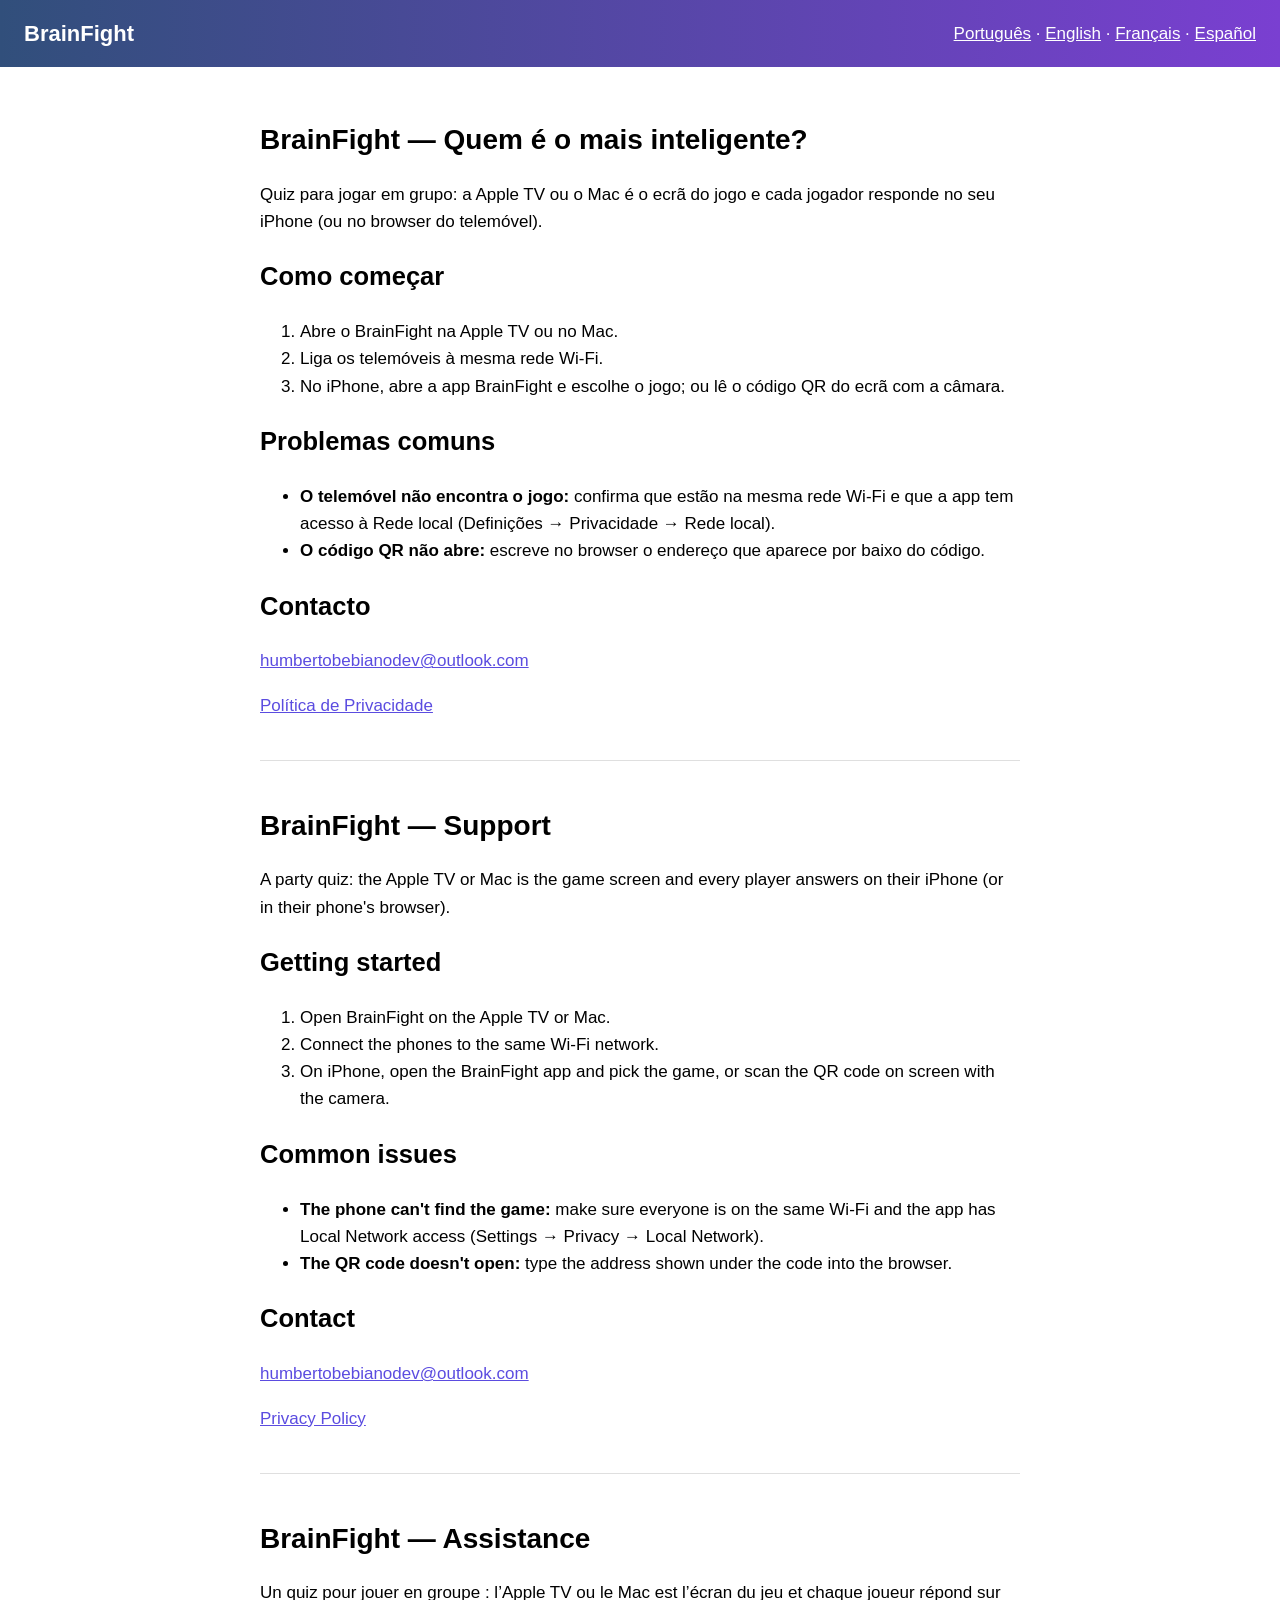
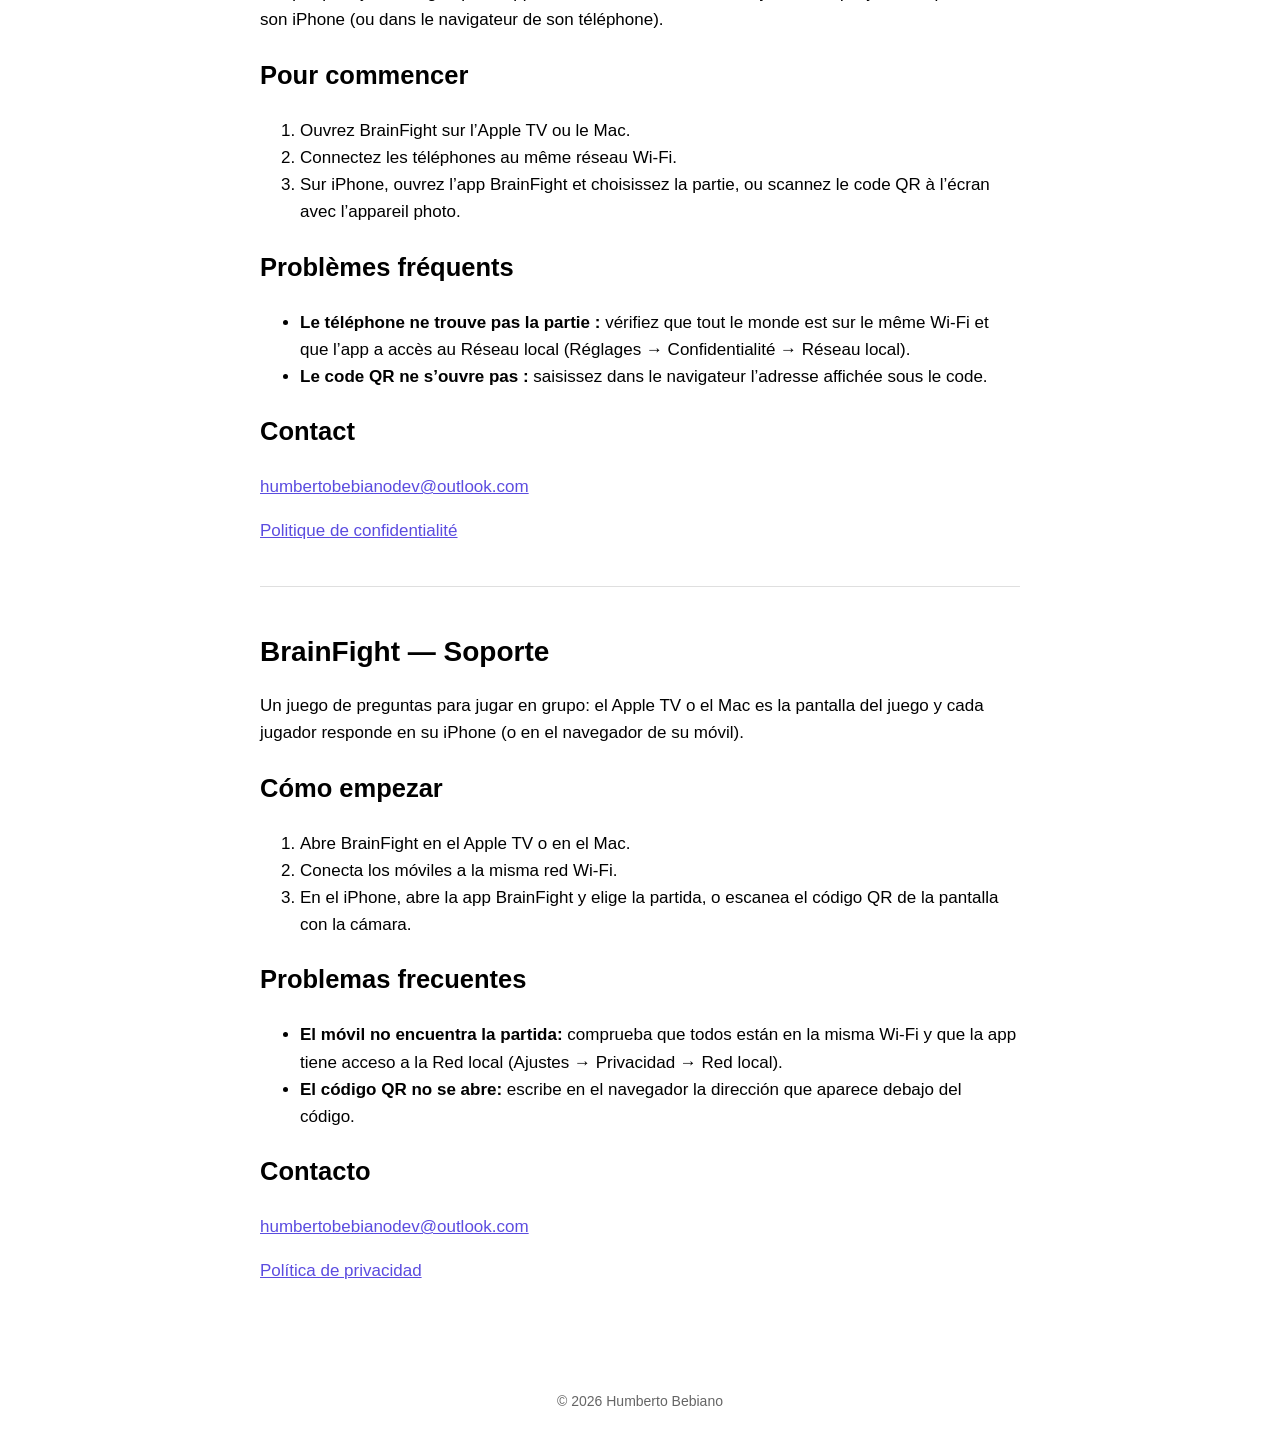
<file: index.html>
<!DOCTYPE html>
<html lang="pt">
<head>
<meta charset="utf-8">
<meta name="viewport" content="width=device-width, initial-scale=1">
<title>BrainFight — Suporte / Support</title>
<link rel="stylesheet" href="style.css">
</head>
<body>
<header>
  <span class="brand">BrainFight</span>
  <nav><a href="#pt">Português</a> · <a href="#en">English</a> · <a href="#fr">Français</a> · <a href="#es">Español</a></nav>
</header>
<main>

<section id="pt" lang="pt">
<h1>BrainFight — Quem é o mais inteligente?</h1>
<p>Quiz para jogar em grupo: a Apple TV ou o Mac é o ecrã do jogo e cada jogador responde no seu iPhone (ou no browser do telemóvel).</p>
<h2>Como começar</h2>
<ol>
  <li>Abre o BrainFight na Apple TV ou no Mac.</li>
  <li>Liga os telemóveis à mesma rede Wi-Fi.</li>
  <li>No iPhone, abre a app BrainFight e escolhe o jogo; ou lê o código QR do ecrã com a câmara.</li>
</ol>
<h2>Problemas comuns</h2>
<ul>
  <li><strong>O telemóvel não encontra o jogo:</strong> confirma que estão na mesma rede Wi-Fi e que a app tem acesso à Rede local (Definições → Privacidade → Rede local).</li>
  <li><strong>O código QR não abre:</strong> escreve no browser o endereço que aparece por baixo do código.</li>
</ul>
<h2>Contacto</h2>
<p><a href="mailto:humbertobebianodev@outlook.com">humbertobebianodev@outlook.com</a></p>
<p><a href="privacy.html#pt">Política de Privacidade</a></p>
</section>

<section id="en" lang="en">
<h1>BrainFight — Support</h1>
<p>A party quiz: the Apple TV or Mac is the game screen and every player answers on their iPhone (or in their phone's browser).</p>
<h2>Getting started</h2>
<ol>
  <li>Open BrainFight on the Apple TV or Mac.</li>
  <li>Connect the phones to the same Wi-Fi network.</li>
  <li>On iPhone, open the BrainFight app and pick the game, or scan the QR code on screen with the camera.</li>
</ol>
<h2>Common issues</h2>
<ul>
  <li><strong>The phone can't find the game:</strong> make sure everyone is on the same Wi-Fi and the app has Local Network access (Settings → Privacy → Local Network).</li>
  <li><strong>The QR code doesn't open:</strong> type the address shown under the code into the browser.</li>
</ul>
<h2>Contact</h2>
<p><a href="mailto:humbertobebianodev@outlook.com">humbertobebianodev@outlook.com</a></p>
<p><a href="privacy.html#en">Privacy Policy</a></p>
</section>

<section id="fr" lang="fr">
<h1>BrainFight — Assistance</h1>
<p>Un quiz pour jouer en groupe : l’Apple TV ou le Mac est l’écran du jeu et chaque joueur répond sur son iPhone (ou dans le navigateur de son téléphone).</p>
<h2>Pour commencer</h2>
<ol>
  <li>Ouvrez BrainFight sur l’Apple TV ou le Mac.</li>
  <li>Connectez les téléphones au même réseau Wi-Fi.</li>
  <li>Sur iPhone, ouvrez l’app BrainFight et choisissez la partie, ou scannez le code QR à l’écran avec l’appareil photo.</li>
</ol>
<h2>Problèmes fréquents</h2>
<ul>
  <li><strong>Le téléphone ne trouve pas la partie :</strong> vérifiez que tout le monde est sur le même Wi-Fi et que l’app a accès au Réseau local (Réglages → Confidentialité → Réseau local).</li>
  <li><strong>Le code QR ne s’ouvre pas :</strong> saisissez dans le navigateur l’adresse affichée sous le code.</li>
</ul>
<h2>Contact</h2>
<p><a href="mailto:humbertobebianodev@outlook.com">humbertobebianodev@outlook.com</a></p>
<p><a href="privacy.html#fr">Politique de confidentialité</a></p>
</section>

<section id="es" lang="es">
<h1>BrainFight — Soporte</h1>
<p>Un juego de preguntas para jugar en grupo: el Apple TV o el Mac es la pantalla del juego y cada jugador responde en su iPhone (o en el navegador de su móvil).</p>
<h2>Cómo empezar</h2>
<ol>
  <li>Abre BrainFight en el Apple TV o en el Mac.</li>
  <li>Conecta los móviles a la misma red Wi-Fi.</li>
  <li>En el iPhone, abre la app BrainFight y elige la partida, o escanea el código QR de la pantalla con la cámara.</li>
</ol>
<h2>Problemas frecuentes</h2>
<ul>
  <li><strong>El móvil no encuentra la partida:</strong> comprueba que todos están en la misma Wi-Fi y que la app tiene acceso a la Red local (Ajustes → Privacidad → Red local).</li>
  <li><strong>El código QR no se abre:</strong> escribe en el navegador la dirección que aparece debajo del código.</li>
</ul>
<h2>Contacto</h2>
<p><a href="mailto:humbertobebianodev@outlook.com">humbertobebianodev@outlook.com</a></p>
<p><a href="privacy.html#es">Política de privacidad</a></p>
</section>

</main>
<footer>© 2026 Humberto Bebiano</footer>
</body>
</html>
</file>
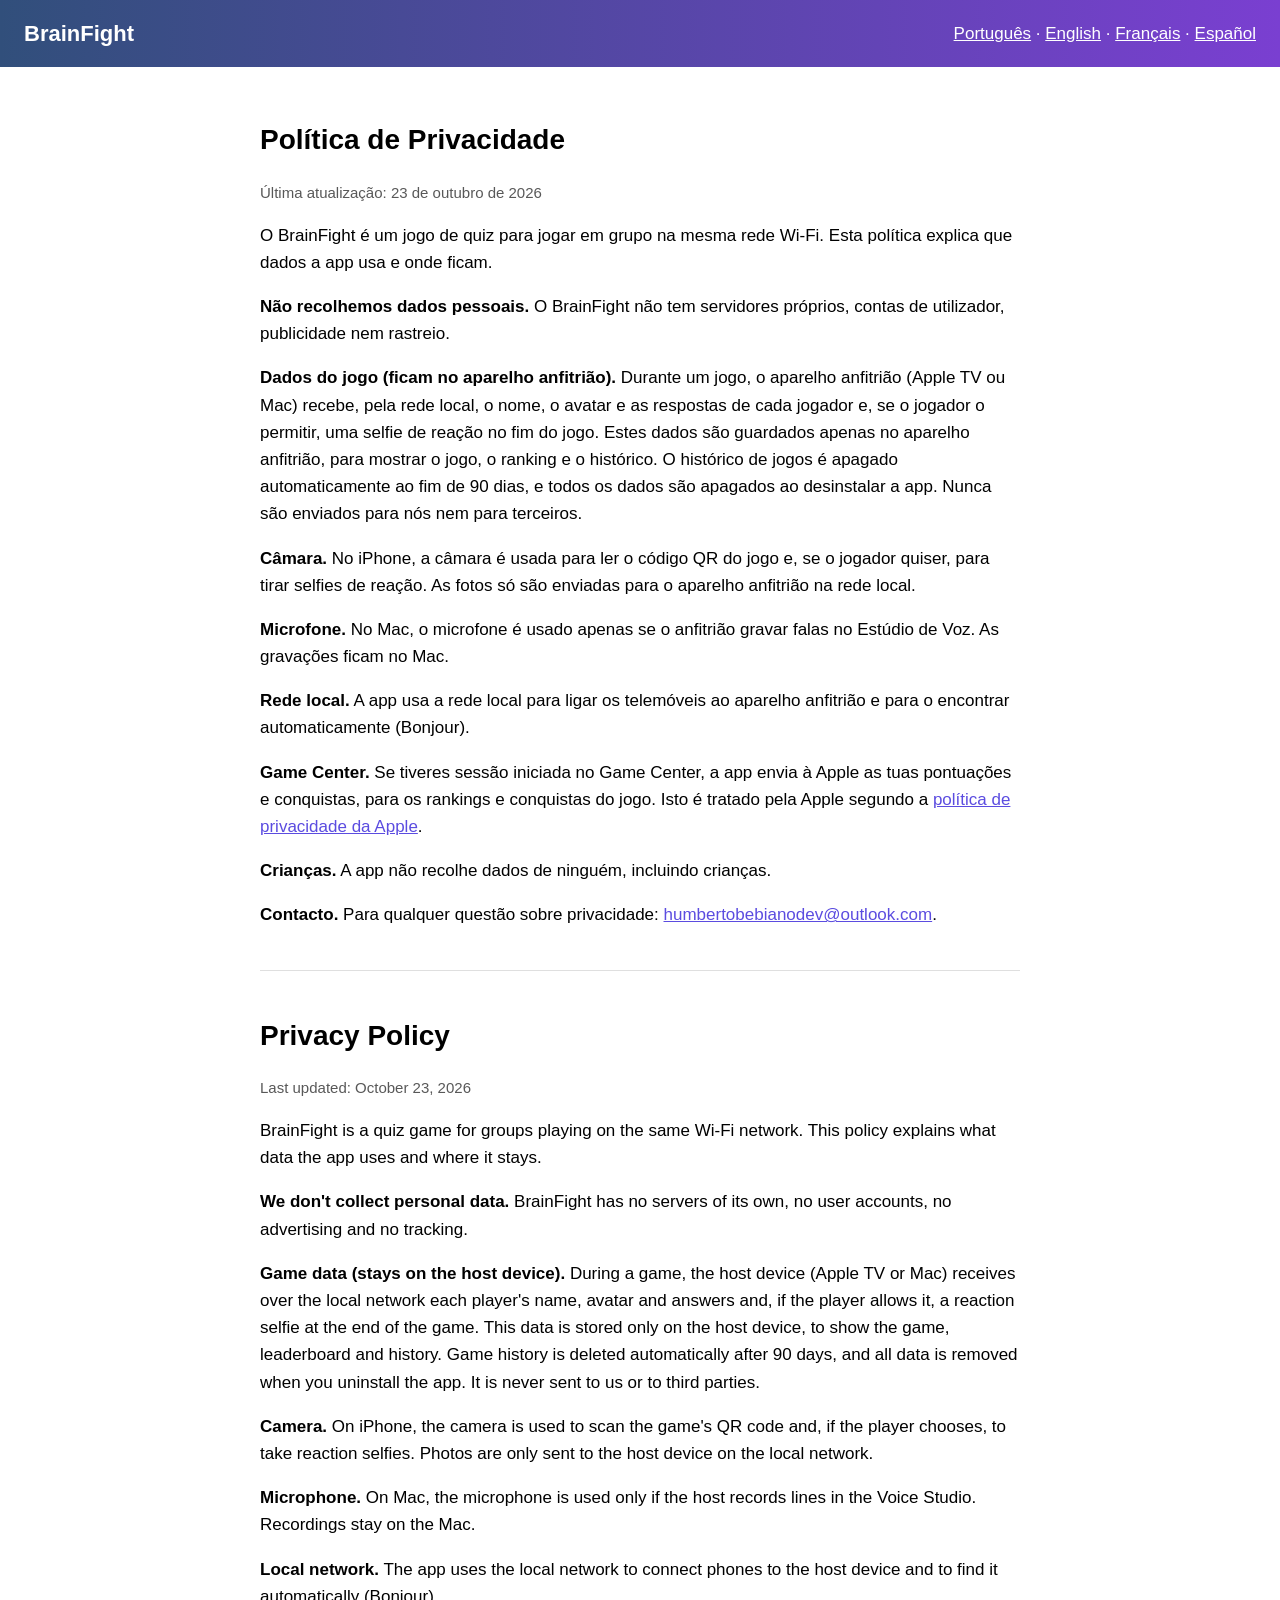
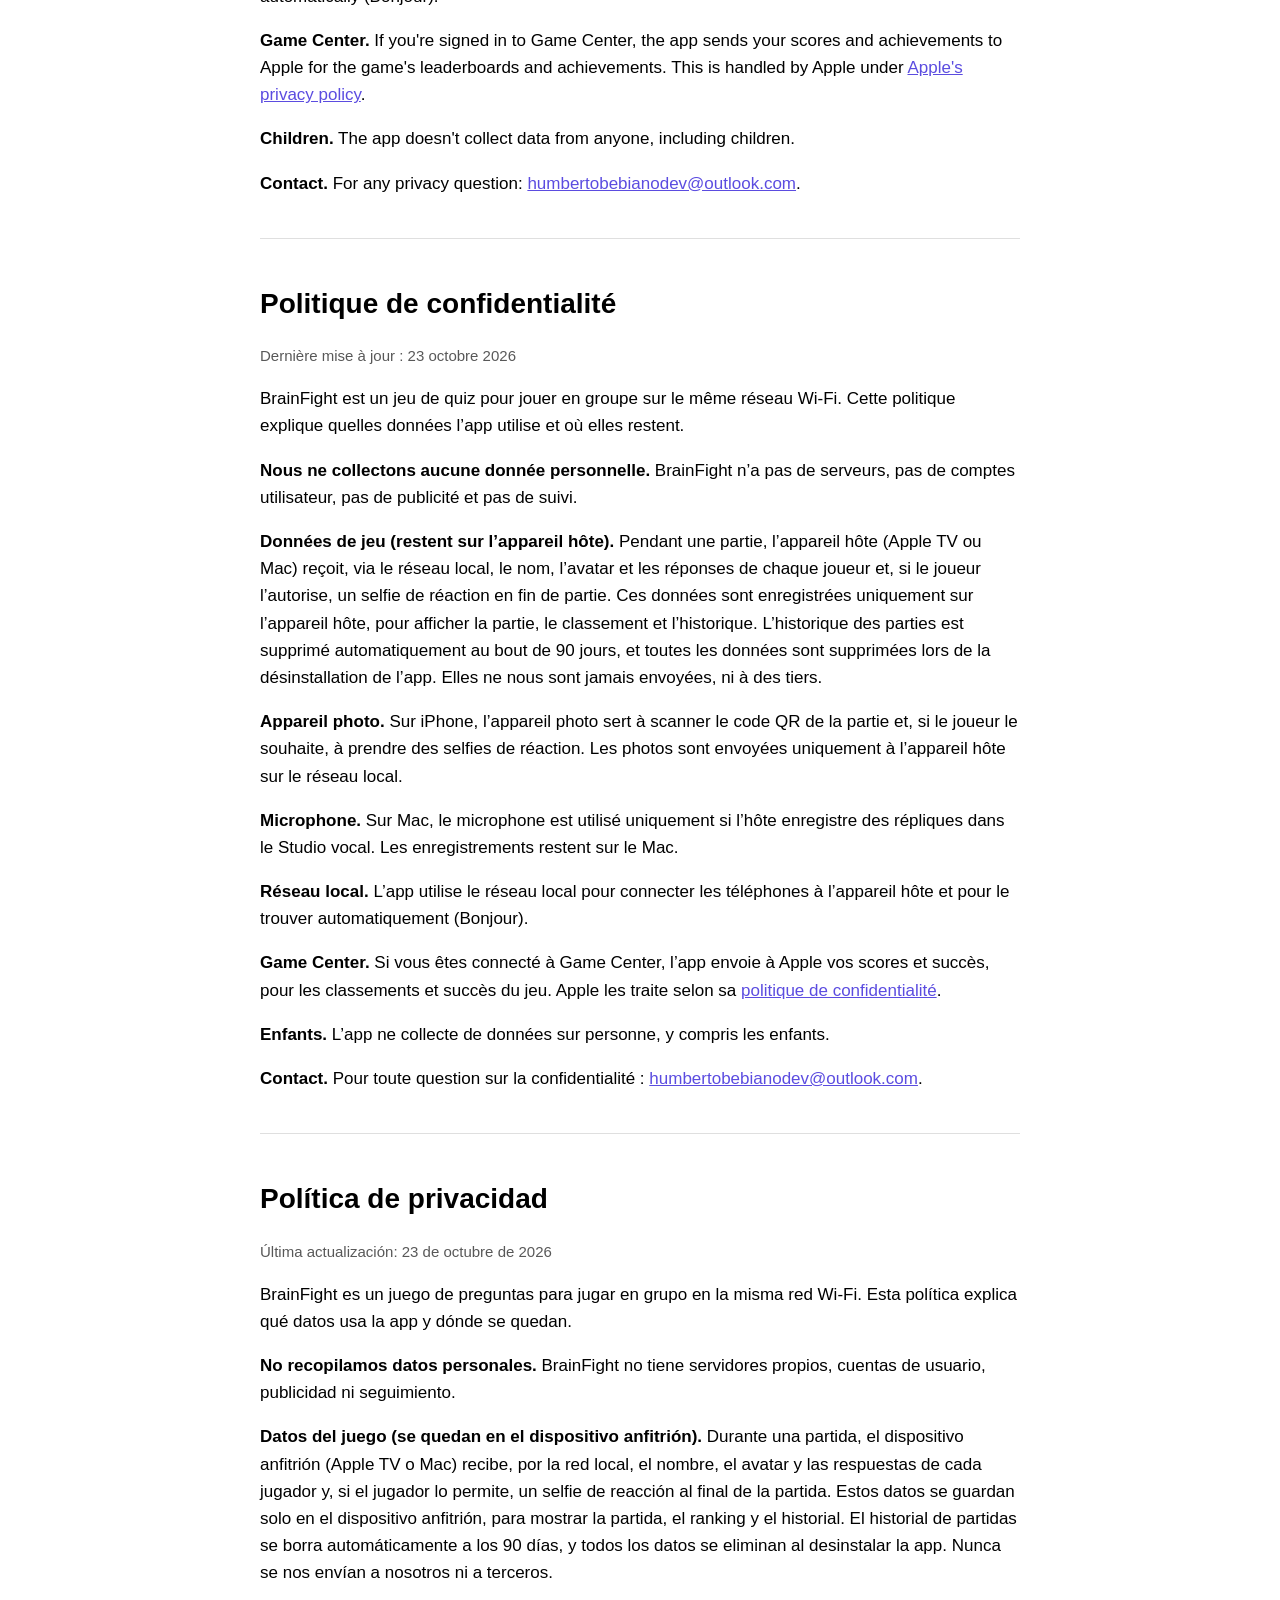
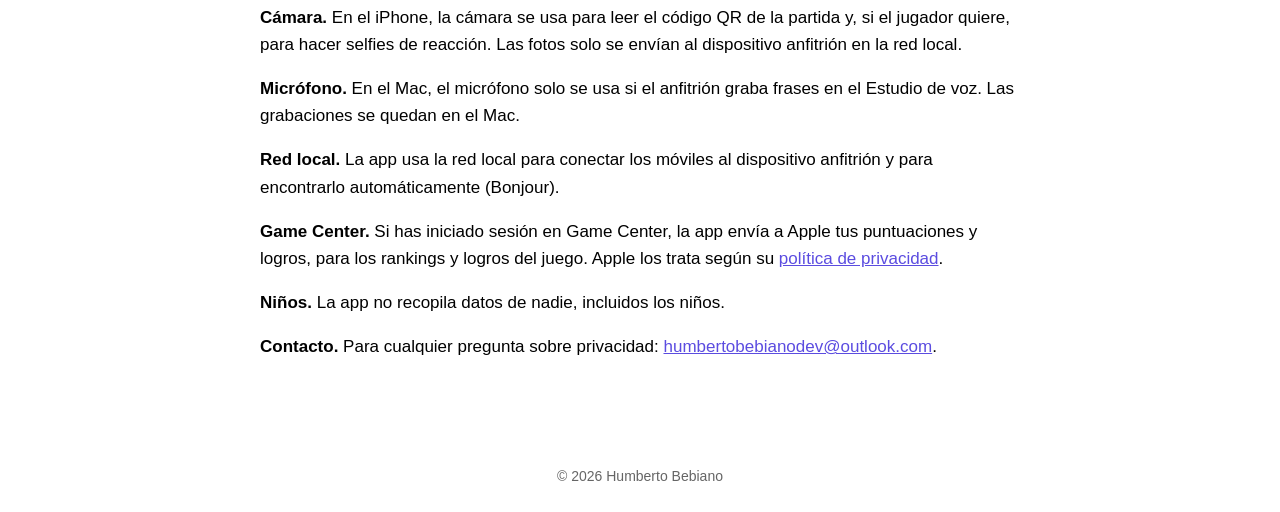
<file: privacy.html>
<!DOCTYPE html>
<html lang="pt">
<head>
<meta charset="utf-8">
<meta name="viewport" content="width=device-width, initial-scale=1">
<title>BrainFight — Política de Privacidade / Privacy Policy</title>
<link rel="stylesheet" href="style.css">
</head>
<body>
<header>
  <a href="index.html" class="brand">BrainFight</a>
  <nav><a href="#pt">Português</a> · <a href="#en">English</a> · <a href="#fr">Français</a> · <a href="#es">Español</a></nav>
</header>
<main>

<section id="pt" lang="pt">
<h1>Política de Privacidade</h1>
<p class="date">Última atualização: 23 de outubro de 2026</p>
<p>O BrainFight é um jogo de quiz para jogar em grupo na mesma rede Wi-Fi. Esta política explica que dados a app usa e onde ficam.</p>
<p><strong>Não recolhemos dados pessoais.</strong> O BrainFight não tem servidores próprios, contas de utilizador, publicidade nem rastreio.</p>
<p><strong>Dados do jogo (ficam no aparelho anfitrião).</strong> Durante um jogo, o aparelho anfitrião (Apple TV ou Mac) recebe, pela rede local, o nome, o avatar e as respostas de cada jogador e, se o jogador o permitir, uma selfie de reação no fim do jogo. Estes dados são guardados apenas no aparelho anfitrião, para mostrar o jogo, o ranking e o histórico. O histórico de jogos é apagado automaticamente ao fim de 90 dias, e todos os dados são apagados ao desinstalar a app. Nunca são enviados para nós nem para terceiros.</p>
<p><strong>Câmara.</strong> No iPhone, a câmara é usada para ler o código QR do jogo e, se o jogador quiser, para tirar selfies de reação. As fotos só são enviadas para o aparelho anfitrião na rede local.</p>
<p><strong>Microfone.</strong> No Mac, o microfone é usado apenas se o anfitrião gravar falas no Estúdio de Voz. As gravações ficam no Mac.</p>
<p><strong>Rede local.</strong> A app usa a rede local para ligar os telemóveis ao aparelho anfitrião e para o encontrar automaticamente (Bonjour).</p>
<p><strong>Game Center.</strong> Se tiveres sessão iniciada no Game Center, a app envia à Apple as tuas pontuações e conquistas, para os rankings e conquistas do jogo. Isto é tratado pela Apple segundo a <a href="https://www.apple.com/legal/privacy/">política de privacidade da Apple</a>.</p>
<p><strong>Crianças.</strong> A app não recolhe dados de ninguém, incluindo crianças.</p>
<p><strong>Contacto.</strong> Para qualquer questão sobre privacidade: <a href="mailto:humbertobebianodev@outlook.com">humbertobebianodev@outlook.com</a>.</p>
</section>

<section id="en" lang="en">
<h1>Privacy Policy</h1>
<p class="date">Last updated: October 23, 2026</p>
<p>BrainFight is a quiz game for groups playing on the same Wi-Fi network. This policy explains what data the app uses and where it stays.</p>
<p><strong>We don't collect personal data.</strong> BrainFight has no servers of its own, no user accounts, no advertising and no tracking.</p>
<p><strong>Game data (stays on the host device).</strong> During a game, the host device (Apple TV or Mac) receives over the local network each player's name, avatar and answers and, if the player allows it, a reaction selfie at the end of the game. This data is stored only on the host device, to show the game, leaderboard and history. Game history is deleted automatically after 90 days, and all data is removed when you uninstall the app. It is never sent to us or to third parties.</p>
<p><strong>Camera.</strong> On iPhone, the camera is used to scan the game's QR code and, if the player chooses, to take reaction selfies. Photos are only sent to the host device on the local network.</p>
<p><strong>Microphone.</strong> On Mac, the microphone is used only if the host records lines in the Voice Studio. Recordings stay on the Mac.</p>
<p><strong>Local network.</strong> The app uses the local network to connect phones to the host device and to find it automatically (Bonjour).</p>
<p><strong>Game Center.</strong> If you're signed in to Game Center, the app sends your scores and achievements to Apple for the game's leaderboards and achievements. This is handled by Apple under <a href="https://www.apple.com/legal/privacy/">Apple's privacy policy</a>.</p>
<p><strong>Children.</strong> The app doesn't collect data from anyone, including children.</p>
<p><strong>Contact.</strong> For any privacy question: <a href="mailto:humbertobebianodev@outlook.com">humbertobebianodev@outlook.com</a>.</p>
</section>

<section id="fr" lang="fr">
<h1>Politique de confidentialité</h1>
<p class="date">Dernière mise à jour : 23 octobre 2026</p>
<p>BrainFight est un jeu de quiz pour jouer en groupe sur le même réseau Wi-Fi. Cette politique explique quelles données l’app utilise et où elles restent.</p>
<p><strong>Nous ne collectons aucune donnée personnelle.</strong> BrainFight n’a pas de serveurs, pas de comptes utilisateur, pas de publicité et pas de suivi.</p>
<p><strong>Données de jeu (restent sur l’appareil hôte).</strong> Pendant une partie, l’appareil hôte (Apple TV ou Mac) reçoit, via le réseau local, le nom, l’avatar et les réponses de chaque joueur et, si le joueur l’autorise, un selfie de réaction en fin de partie. Ces données sont enregistrées uniquement sur l’appareil hôte, pour afficher la partie, le classement et l’historique. L’historique des parties est supprimé automatiquement au bout de 90 jours, et toutes les données sont supprimées lors de la désinstallation de l’app. Elles ne nous sont jamais envoyées, ni à des tiers.</p>
<p><strong>Appareil photo.</strong> Sur iPhone, l’appareil photo sert à scanner le code QR de la partie et, si le joueur le souhaite, à prendre des selfies de réaction. Les photos sont envoyées uniquement à l’appareil hôte sur le réseau local.</p>
<p><strong>Microphone.</strong> Sur Mac, le microphone est utilisé uniquement si l’hôte enregistre des répliques dans le Studio vocal. Les enregistrements restent sur le Mac.</p>
<p><strong>Réseau local.</strong> L’app utilise le réseau local pour connecter les téléphones à l’appareil hôte et pour le trouver automatiquement (Bonjour).</p>
<p><strong>Game Center.</strong> Si vous êtes connecté à Game Center, l’app envoie à Apple vos scores et succès, pour les classements et succès du jeu. Apple les traite selon sa <a href="https://www.apple.com/legal/privacy/">politique de confidentialité</a>.</p>
<p><strong>Enfants.</strong> L’app ne collecte de données sur personne, y compris les enfants.</p>
<p><strong>Contact.</strong> Pour toute question sur la confidentialité : <a href="mailto:humbertobebianodev@outlook.com">humbertobebianodev@outlook.com</a>.</p>
</section>

<section id="es" lang="es">
<h1>Política de privacidad</h1>
<p class="date">Última actualización: 23 de octubre de 2026</p>
<p>BrainFight es un juego de preguntas para jugar en grupo en la misma red Wi-Fi. Esta política explica qué datos usa la app y dónde se quedan.</p>
<p><strong>No recopilamos datos personales.</strong> BrainFight no tiene servidores propios, cuentas de usuario, publicidad ni seguimiento.</p>
<p><strong>Datos del juego (se quedan en el dispositivo anfitrión).</strong> Durante una partida, el dispositivo anfitrión (Apple TV o Mac) recibe, por la red local, el nombre, el avatar y las respuestas de cada jugador y, si el jugador lo permite, un selfie de reacción al final de la partida. Estos datos se guardan solo en el dispositivo anfitrión, para mostrar la partida, el ranking y el historial. El historial de partidas se borra automáticamente a los 90 días, y todos los datos se eliminan al desinstalar la app. Nunca se nos envían a nosotros ni a terceros.</p>
<p><strong>Cámara.</strong> En el iPhone, la cámara se usa para leer el código QR de la partida y, si el jugador quiere, para hacer selfies de reacción. Las fotos solo se envían al dispositivo anfitrión en la red local.</p>
<p><strong>Micrófono.</strong> En el Mac, el micrófono solo se usa si el anfitrión graba frases en el Estudio de voz. Las grabaciones se quedan en el Mac.</p>
<p><strong>Red local.</strong> La app usa la red local para conectar los móviles al dispositivo anfitrión y para encontrarlo automáticamente (Bonjour).</p>
<p><strong>Game Center.</strong> Si has iniciado sesión en Game Center, la app envía a Apple tus puntuaciones y logros, para los rankings y logros del juego. Apple los trata según su <a href="https://www.apple.com/legal/privacy/">política de privacidad</a>.</p>
<p><strong>Niños.</strong> La app no recopila datos de nadie, incluidos los niños.</p>
<p><strong>Contacto.</strong> Para cualquier pregunta sobre privacidad: <a href="mailto:humbertobebianodev@outlook.com">humbertobebianodev@outlook.com</a>.</p>
</section>

</main>
<footer>© 2026 Humberto Bebiano</footer>
</body>
</html>
</file>
<file: style.css>
:root { color-scheme: light dark; --accent: #5b4ce0; }
body { margin: 0; font: 17px/1.6 -apple-system, BlinkMacSystemFont, "Segoe UI", Roboto, sans-serif; }
header { display: flex; flex-wrap: wrap; gap: 12px; justify-content: space-between; align-items: center;
         padding: 16px 24px; background: linear-gradient(90deg, #314f7b, #7a3fd1); color: #fff; }
header a { color: #fff; }
.brand { font-weight: 800; font-size: 22px; text-decoration: none; }
main { max-width: 760px; margin: 0 auto; padding: 8px 24px 40px; }
section { padding-top: 24px; border-bottom: 1px solid #8884; padding-bottom: 24px; }
section:last-child { border-bottom: none; }
h1 { font-size: 28px; line-height: 1.25; }
.date { opacity: .65; font-size: 15px; }
a { color: var(--accent); }
@media (prefers-color-scheme: dark) { a { color: #a99cff; } }
footer { text-align: center; opacity: .6; font-size: 14px; padding: 24px; }
</file>
